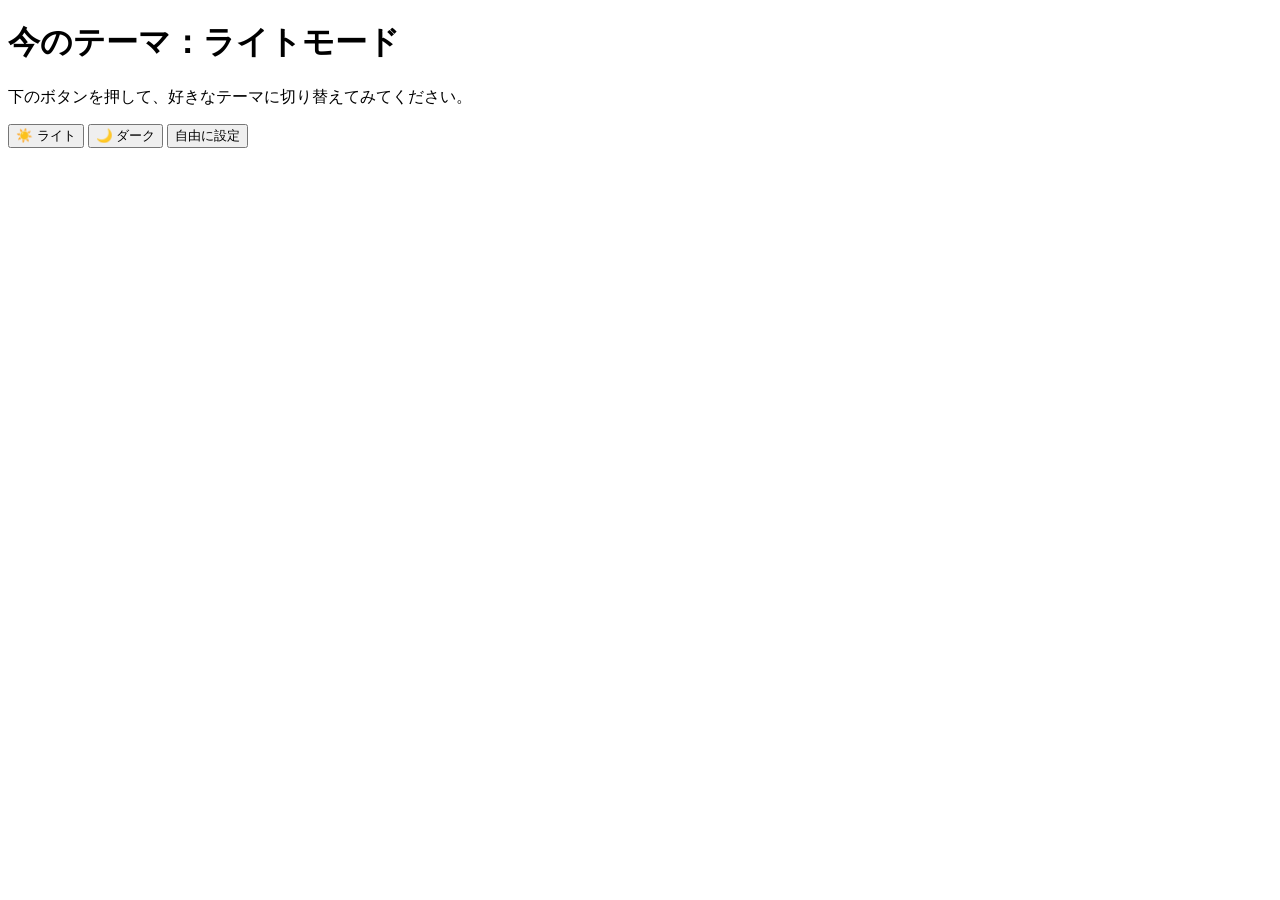
<file: 02_dom/index.html>
<!DOCTYPE html>
<html lang="ja">

<head>
    <meta charset="UTF-8">
    <meta name="viewport" content="width=device-width, initial-scale=1.0">
    <title>02_課題「テーマスイッチャー」</title>
    <script defer src="js/main.js"></script>
</head>

<body>
    <h1 id="theme-title">今のテーマ：ライトモード</h1>
    <p id="theme-desc">下のボタンを押して、好きなテーマに切り替えてみてください。</p>

    <div class="btn-group">
        <button id="btn-light">☀️ ライト</button>
        <button id="btn-dark">🌙 ダーク</button>
        <button id="btn-○○">自由に設定</button>
    </div>
</body>

</html>
</file>
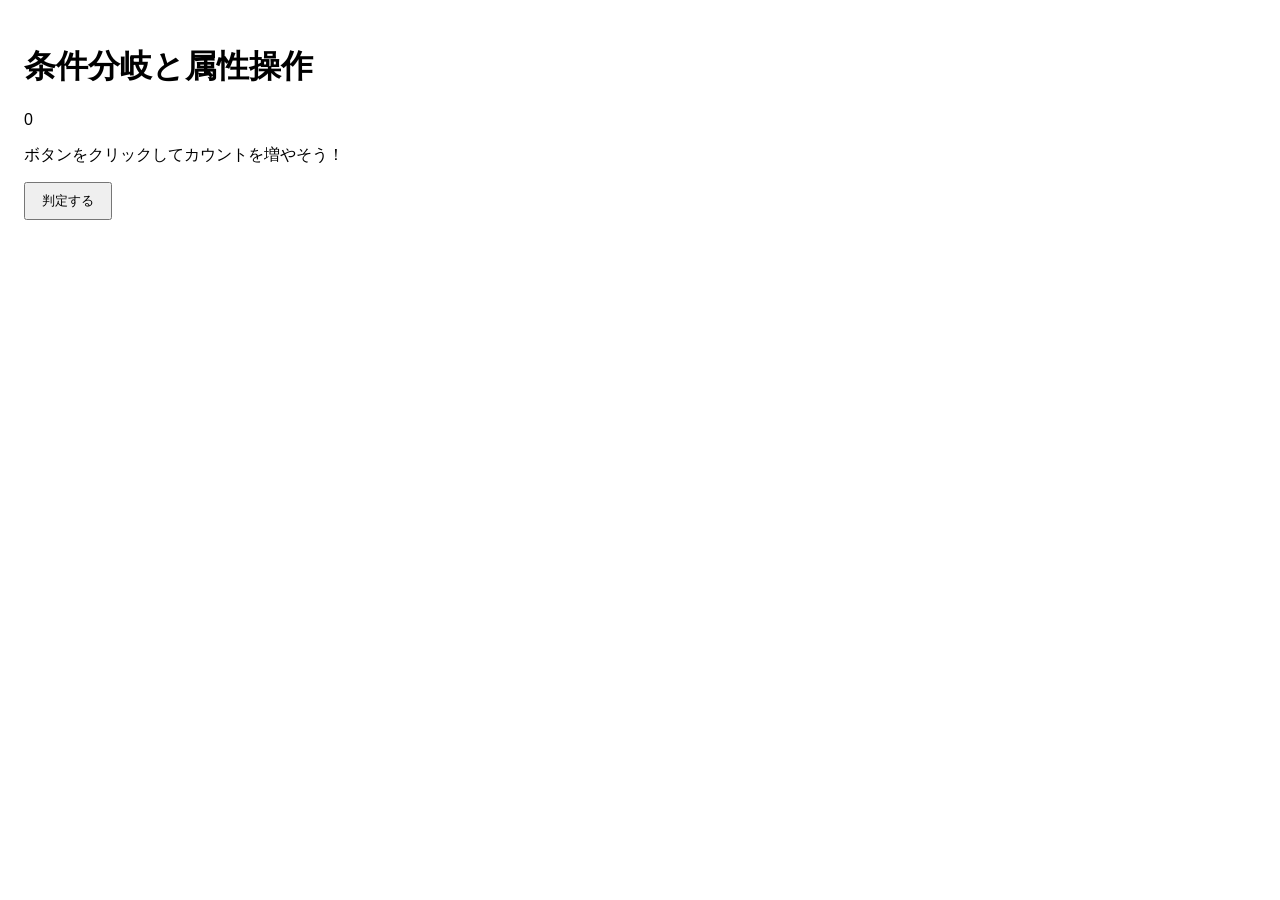
<file: 04_conditions/practice01/index.html>
<!DOCTYPE html>
<html lang="ja">
<head>
    <meta charset="UTF-8">
    <meta name="viewport" content="width=device-width, initial-scale=1.0">
    <title>04_条件分岐</title>
    <link rel="stylesheet" href="css/style.css">
    <script defer src="js/main.js"></script>
</head>
<body>
    <h1 id="main-title">条件分岐と属性操作</h1>
    <!-- カウント表示用のテキストを追加 -->
    <p id="count">0</p>
    <p id="message">JavaScriptで条件に応じて画面を切り替えます。</p>
    <button id="btn">判定する</button>
    <!-- トップへ戻るボタン -->
    <button id="page-top" class="page-top">TOP</button>
</body>
</html>
</file>
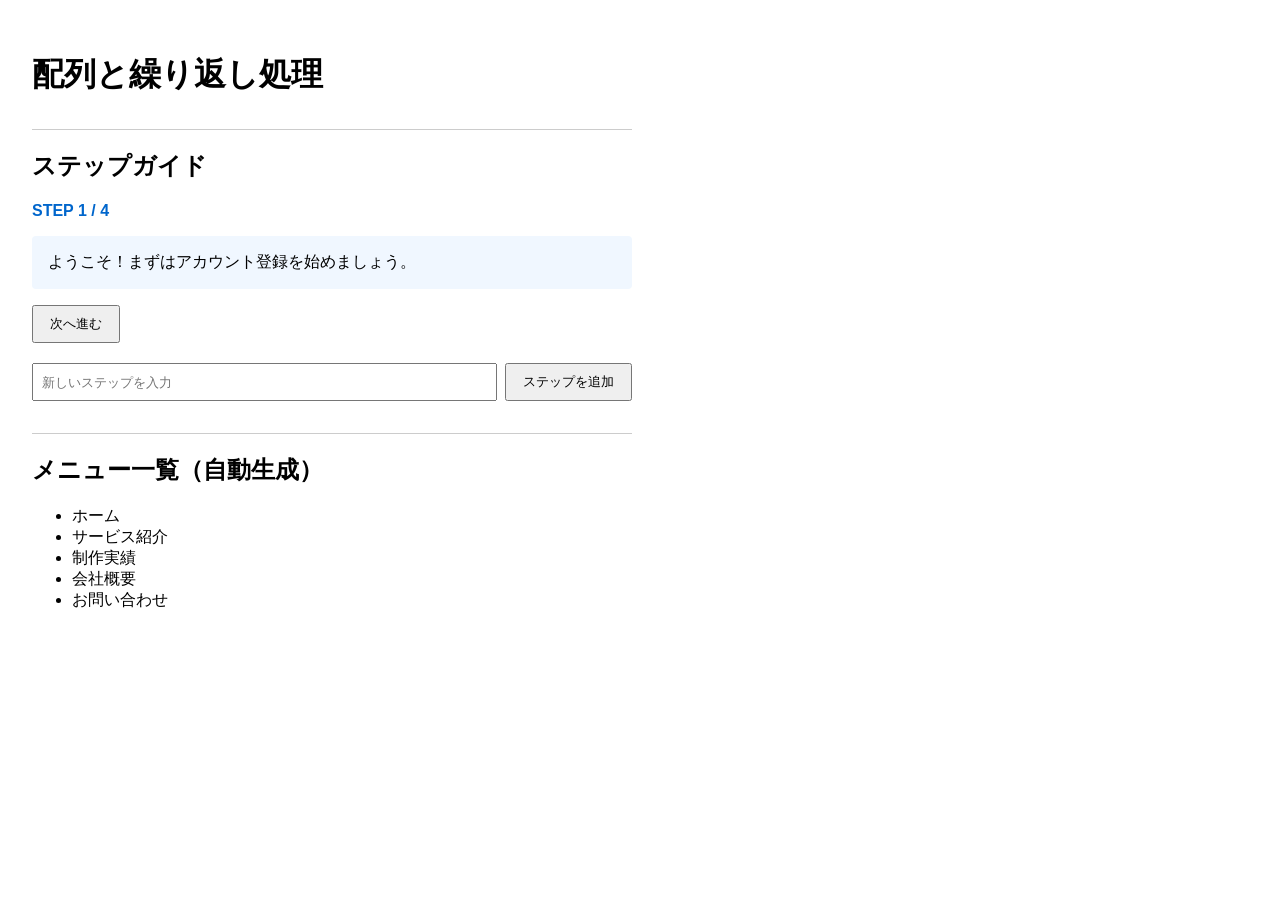
<file: 05_arrays_loops/practice01/index.html>
<!DOCTYPE html>
<html lang="ja">
<head>
    <meta charset="UTF-8">
    <meta name="viewport" content="width=device-width, initial-scale=1.0">
    <title>05_配列と繰り返し処理</title>
    <link rel="stylesheet" href="css/style.css">
    <script defer src="js/main.js"></script>
</head>
<body>
    <h1 id="main-title">配列と繰り返し処理</h1>

    <!-- ステップガイドで使用：ステップメッセージ表示エリア -->
    <section>
        <h2>ステップガイド</h2>
        <p id="step-indicator">STEP 1 / 4</p>
        <p id="step-message">ここにガイドメッセージが表示されます。</p>
        <button id="next-btn">次へ進む</button>

        <!-- ※下の入力フォームは次の練習で使用します -->
        <div class="add-step-form">
            <input type="text" id="new-step-input" placeholder="新しいステップを入力">
            <button type="button" id="add-btn">ステップを追加</button>
        </div>
    </section>

    <!-- メニュー一覧自動生成でで使用：メニューリスト自動生成エリア -->
    <section>
        <h2>メニュー一覧（自動生成）</h2>
        <ul id="menu-list"></ul>
    </section>
</body>
</html>
</file>
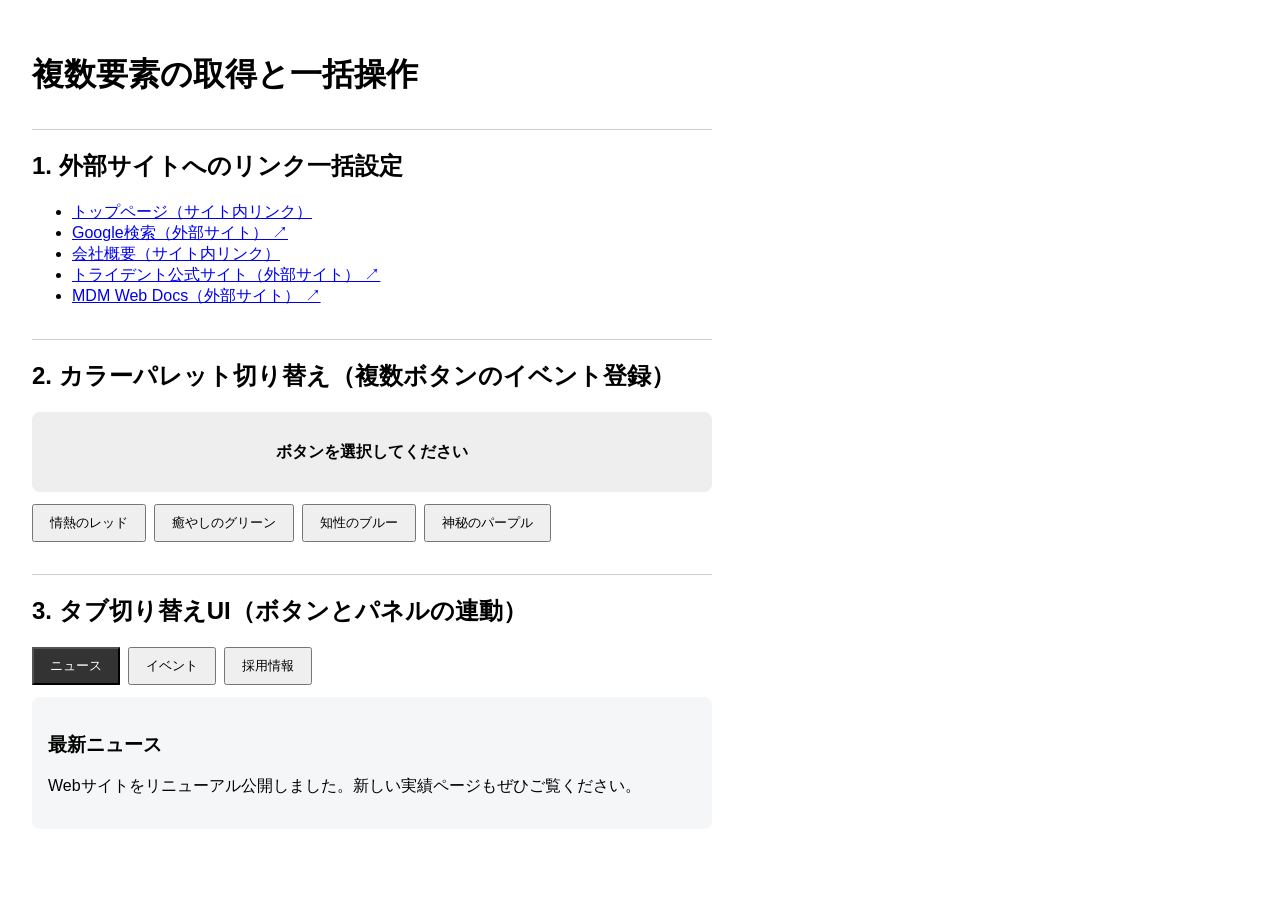
<file: 05_arrays_loops/practice02/index.html>
<!DOCTYPE html>
<html lang="ja">
<head>
    <meta charset="UTF-8">
    <meta name="viewport" content="width=device-width, initial-scale=1.0">
    <title>05_複数要素の一括操作</title>
    <link rel="stylesheet" href="css/style.css">
    <script defer src="js/main.js"></script>
</head>
<body>
    <h1>複数要素の取得と一括操作</h1>

    <!-- 1. 外部リンクの一括設定エリア -->
    <section>
        <h2>1. 外部サイトへのリンク一括設定</h2>
        <ul class="link-list">
            <li><a href="index.html">トップページ（サイト内リンク）</a></li>
            <li><a href="https://www.google.com">Google検索（外部サイト）</a></li>
            <li><a href="about.html">会社概要（サイト内リンク）</a></li>
            <li><a href="https://computer.trident.ac.jp">トライデント公式サイト（外部サイト）</a></li>
            <li><a href="https://developer.mozilla.org/ja/">MDM Web Docs（外部サイト）</a></li>
        </ul>
    </section>

    <!-- 2. カラーパレット切り替えエリア -->
    <section>
        <h2>2. カラーパレット切り替え（複数ボタンのイベント登録）</h2>
        <div id="color-preview" class="color-preview">ボタンを選択してください</div>
        <div class="btn-group">
            <button type="button" class="color-btn">情熱のレッド</button>
            <button type="button" class="color-btn">癒やしのグリーン</button>
            <button type="button" class="color-btn">知性のブルー</button>
            <button type="button" class="color-btn">神秘のパープル</button>
        </div>
    </section>

    <!-- 3. タブ切り替えエリア -->
    <section>
        <h2>3. タブ切り替えUI（ボタンとパネルの連動）</h2>
        <div class="tab-buttons">
            <button type="button" class="tab-btn is-active">ニュース</button>
            <button type="button" class="tab-btn">イベント</button>
            <button type="button" class="tab-btn">採用情報</button>
        </div>

        <div class="tab-contents">
            <div class="tab-panel is-active">
                <h3>最新ニュース</h3>
                <p>Webサイトをリニューアル公開しました。新しい実績ページもぜひご覧ください。</p>
            </div>
            <div class="tab-panel">
                <h3>イベント情報</h3>
                <p>春のオープンキャンパス＆Webデザイン体験授業を来月開催します。</p>
            </div>
            <div class="tab-panel">
                <h3>採用情報</h3>
                <p>2027年度 新卒Webデザイナー・フロントエンドエンジニアの募集要項を公開しました。</p>
            </div>
        </div>
    </section>
</body>
</html>
</file>
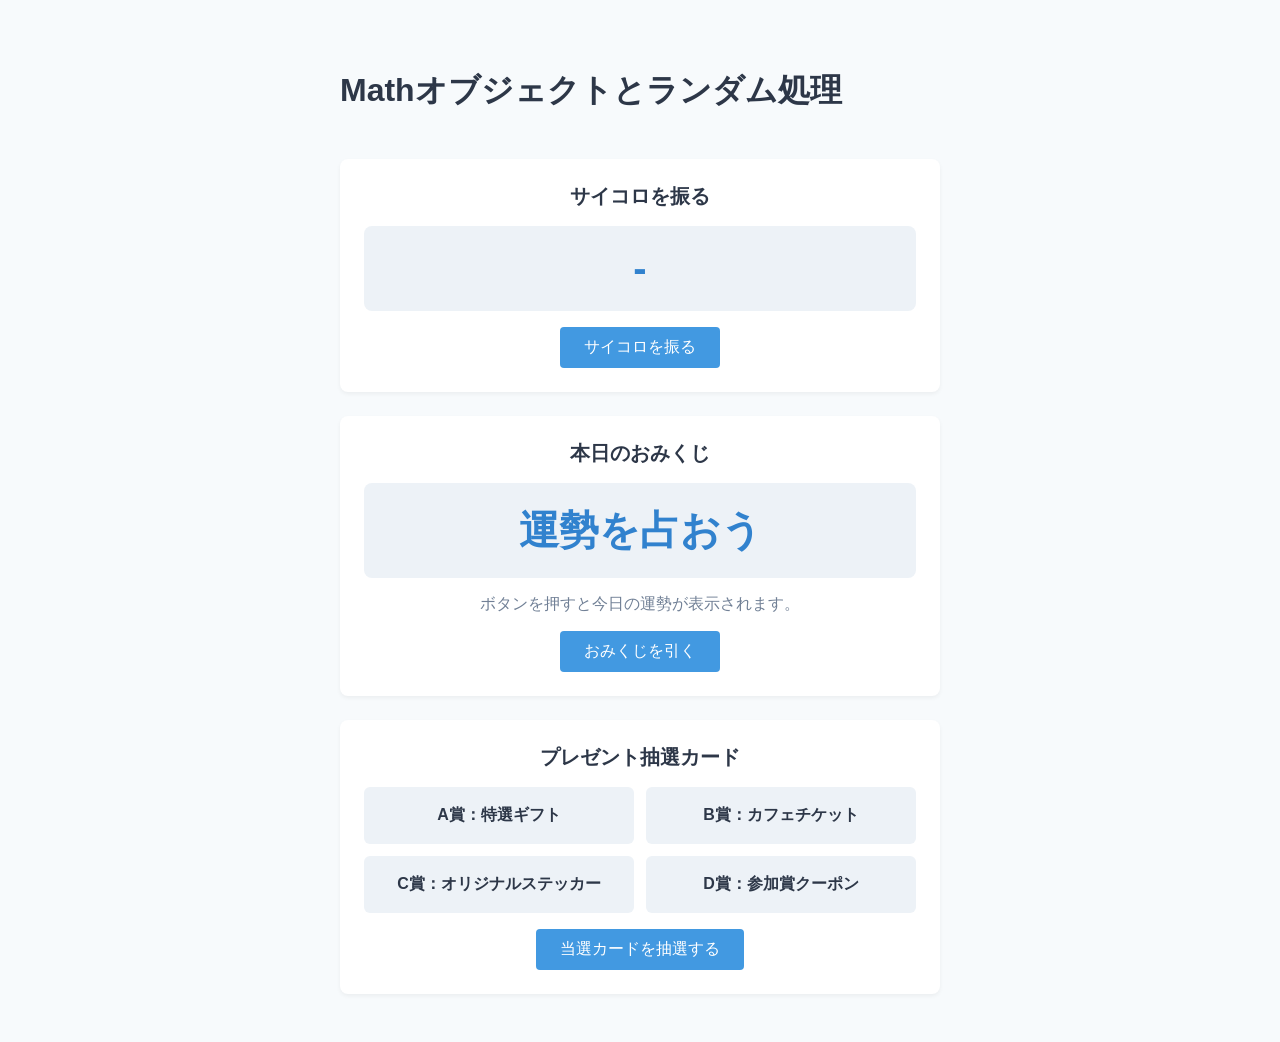
<file: 06_math_random/practice01/index.html>
<!DOCTYPE html>
<html lang="ja">
<head>
    <meta charset="UTF-8">
    <meta name="viewport" content="width=device-width, initial-scale=1.0">
    <title>06_ループの応用とMathオブジェクト</title>
    <link rel="stylesheet" href="css/style.css">
    <script defer src="js/main.js"></script>
</head>
<body>
    <div class="container">
        <h1>Mathオブジェクトとランダム処理</h1>

        <!-- 演習1：サイコロシュミレーター -->
        <section class="demo-box">
            <h2>サイコロを振る</h2>
            <div id="dice-result" class="result-display">-</div>
            <button type="button" id="roll-dice-btn" class="action-btn">サイコロを振る</button>
        </section>

        <!-- 演習2：おみくじUI -->
        <section class="demo-box">
            <h2>本日のおみくじ</h2>
            <div id="omikuji-result" class="result-display">運勢を占おう</div>
            <p id="omikuji-message" class="sub-message">ボタンを押すと今日の運勢が表示されます。</p>
            <button type="button" id="omikuji-btn" class="action-btn">おみくじを引く</button>
        </section>

        <!-- 演習3：ランダム当選カード（querySelectorAll × 排他制御） -->
        <section class="demo-box">
            <h2>プレゼント抽選カード</h2>
            <div class="card-grid">
                <div class="card">A賞：特選ギフト</div>
                <div class="card">B賞：カフェチケット</div>
                <div class="card">C賞：オリジナルステッカー</div>
                <div class="card">D賞：参加賞クーポン</div>
            </div>
            <button type="button" id="draw-card-btn" class="action-btn">当選カードを抽選する</button>
        </section>
    </div>
</body>
</html>
</file>
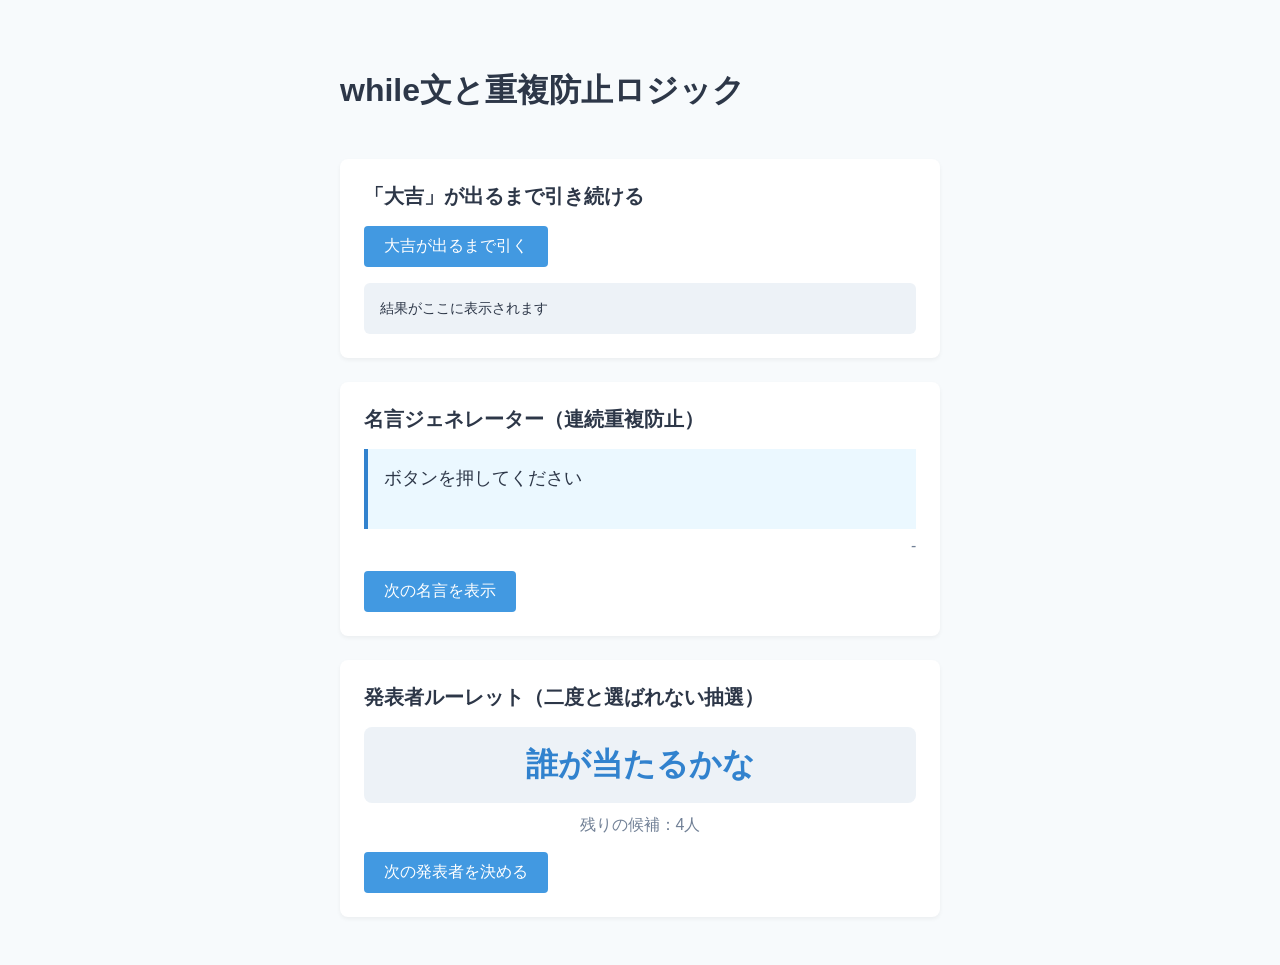
<file: 06_math_random/practiceff02/index.html>
<!DOCTYPE html>
<html lang="ja">
<head>
    <meta charset="UTF-8">
    <meta name="viewport" content="width=device-width, initial-scale=1.0">
    <title>06_while文と重複防止ロジック</title>
    <link rel="stylesheet" href="css/style.css">
    <script defer src="js/main.js"></script>
</head>
<body>
    <div class="container">
        <h1>while文と重複防止ロジック</h1>

        <!-- 演習1：目標が出るまで回すシミュレーター -->
        <section class="demo-box">
            <h2>「大吉」が出るまで引き続ける</h2>
            <button type="button" id="draw-until-btn" class="action-btn">大吉が出るまで引く</button>
            <div id="draw-log" class="log-area">結果がここに表示されます</div>
        </section>

        <!-- 演習2：連続重複防止メッセージ -->
        <section class="demo-box">
            <h2>名言ジェネレーター（連続重複防止）</h2>
            <blockquote id="quote-text" class="quote-display">ボタンを押してください</blockquote>
            <p id="quote-author" class="quote-author">-</p>
            <button type="button" id="quote-btn" class="action-btn">次の名言を表示</button>
        </section>

        <!-- 演習3：発表者ルーレット（二度と選ばれない抽選） -->
        <section class="demo-box">
            <h2>発表者ルーレット（二度と選ばれない抽選）</h2>
            <div id="presenter-result" class="result-display">誰が当たるかな</div>
            <p id="remaining-count" class="sub-message">残りの候補：4人</p>
            <button type="button" id="presenter-btn" class="action-btn">次の発表者を決める</button>
        </section>
    </div>
</body>
</html>
</file>
<file: 04_conditions/practice01/css/style.css>
@charset "UTF-8";

body {
    margin: 0;
    padding: 24px;
    font-family: sans-serif;
    max-width: 600px;
}

button {
    padding: 8px 16px;
    cursor: pointer;
}

/* トップへ戻るボタン（初期状態は非表示） */
.page-top {
    position: fixed;
    right: 24px;
    bottom: 24px;
    padding: 14px 20px;
    font-size: 14px;
    font-weight: bold;
    border: none;
    border-radius: 50px;
    background-color: #333333;
    color: #ffffff;
    cursor: pointer;
    opacity: 0;
    visibility: hidden;
    transition: opacity 0.3s ease, visibility 0.3s ease;
    box-shadow: 0 4px 12px rgba(0, 0, 0, 0.15);
}

.page-top:hover {
    background-color: #555555;
}

/* 300px以上スクロールしたときの状態（状態クラス） */
.page-top.is-active {
    opacity: 1;
    visibility: visible;
}

/* ページをスクロールできるように一時的に余白を持たせる */
.container {
    margin-bottom: 2000px;
    /* スクロール用の大きな余白 */
}
</file>
<file: 05_arrays_loops/practice01/css/style.css>
@charset "UTF-8";

body {
    padding: 24px;
    font-family: sans-serif;
    max-width: 600px;
}

section {
    margin-top: 32px;
    border-top: 1px solid #ccc;
}

#step-indicator {
    font-weight: bold;
    color: #0066cc;
}

#step-message {
    padding: 16px;
    background-color: #f0f7ff;
    border-radius: 4px;
}

button {
    padding: 8px 16px;
    cursor: pointer;
}

.add-step-form {
    margin-top: 20px;
    display: flex;
    gap: 8px;
}

input {
    padding: 8px;
    flex: 1;
}
</file>
<file: 05_arrays_loops/practice02/css/style.css>
@charset "UTF-8";

body {
    padding: 24px;
    font-family: sans-serif;
    max-width: 680px;
}

section {
    margin-top: 32px;
    border-top: 1px solid #ccc;
}

.color-preview {
    height: 80px;
    background: #eee;
    display: grid;
    place-items: center;
    font-weight: bold;
    border-radius: 8px;
    margin-bottom: 12px;
}

.btn-group,
.tab-buttons {
    display: flex;
    gap: 8px;
    flex-wrap: wrap;
}

button {
    padding: 8px 16px;
    cursor: pointer;
}

button.is-active {
    background: #333;
    color: #fff;
}

.tab-panel {
    display: none;
    margin-top: 12px;
    padding: 16px;
    background: #f4f6f8;
    border-radius: 8px;
}

.tab-panel.is-active {
    display: block;
}
</file>
<file: 06_math_random/practice01/css/style.css>
@charset "UTF-8";

* {
    box-sizing: border-box;
}

body {
    font-family: sans-serif;
    padding: 40px 20px;
    background-color: #f7fafc;
    color: #2d3748;
}

.container {
    max-width: 600px;
    margin: 0 auto;
    display: flex;
    flex-direction: column;
    gap: 24px;
}

.demo-box {
    background: #ffffff;
    padding: 24px;
    border-radius: 8px;
    box-shadow: 0 2px 4px rgba(0, 0, 0, 0.05);
    text-align: center;
}

.demo-box h2 {
    margin-top: 0;
    margin-bottom: 16px;
    font-size: 1.25rem;
}

.result-display {
    font-size: 2.5rem;
    font-weight: bold;
    padding: 20px;
    background-color: #edf2f7;
    border-radius: 8px;
    margin-bottom: 16px;
    color: #3182ce;
}

.sub-message {
    margin-top: 0;
    margin-bottom: 16px;
    color: #718096;
}

.action-btn {
    padding: 10px 24px;
    background-color: #4299e1;
    color: #ffffff;
    border: none;
    border-radius: 4px;
    font-size: 1rem;
    cursor: pointer;
}

.action-btn:hover {
    background-color: #3182ce;
}

/* 演習3：カードグリッドとアクティブ状態 */
.card-grid {
    display: grid;
    grid-template-columns: repeat(2, 1fr);
    gap: 12px;
    margin-bottom: 16px;
}

.card {
    padding: 16px;
    background-color: #edf2f7;
    border-radius: 6px;
    font-weight: bold;
    border: 2px solid transparent;
    transition: all 0.2s ease;
}

.card.is-active {
    background-color: #ebf8ff;
    border-color: #3182ce;
    color: #2b6cb0;
    box-shadow: 0 0 10px rgba(49, 130, 206, 0.3);
}
</file>
<file: 06_math_random/practiceff02/css/style.css>
@charset "UTF-8";

* {
    box-sizing: border-box;
}

body {
    font-family: sans-serif;
    padding: 40px 20px;
    background-color: #f7fafc;
    color: #2d3748;
}

.container {
    max-width: 600px;
    margin: 0 auto;
    display: flex;
    flex-direction: column;
    gap: 24px;
}

.demo-box {
    background: #ffffff;
    padding: 24px;
    border-radius: 8px;
    box-shadow: 0 2px 4px rgba(0, 0, 0, 0.05);
}

.demo-box h2 {
    margin-top: 0;
    margin-bottom: 16px;
    font-size: 1.25rem;
}

.action-btn {
    padding: 10px 20px;
    background-color: #4299e1;
    color: #ffffff;
    border: none;
    border-radius: 4px;
    font-size: 1rem;
    cursor: pointer;
}

.action-btn:hover {
    background-color: #3182ce;
}

.action-btn:disabled {
    opacity: 0.5;
    cursor: not-allowed;
}

.result-display {
    font-size: 2rem;
    font-weight: bold;
    padding: 16px;
    background-color: #edf2f7;
    border-radius: 8px;
    margin-bottom: 12px;
    color: #3182ce;
    text-align: center;
}

.sub-message {
    margin-top: 0;
    margin-bottom: 16px;
    color: #718096;
    text-align: center;
}

.log-area {
    margin-top: 16px;
    padding: 16px;
    background-color: #edf2f7;
    border-radius: 6px;
    font-family: monospace;
    font-size: 0.9rem;
    max-height: 180px;
    overflow-y: auto;
    text-align: left;
}

.quote-display {
    margin: 16px 0 8px;
    padding: 16px;
    background-color: #ebf8ff;
    border-left: 4px solid #3182ce;
    font-size: 1.15rem;
    font-weight: 500;
    min-height: 80px;
}

.quote-author {
    text-align: right;
    color: #718096;
    font-style: italic;
    margin-top: 0;
    margin-bottom: 16px;
}
</file>
